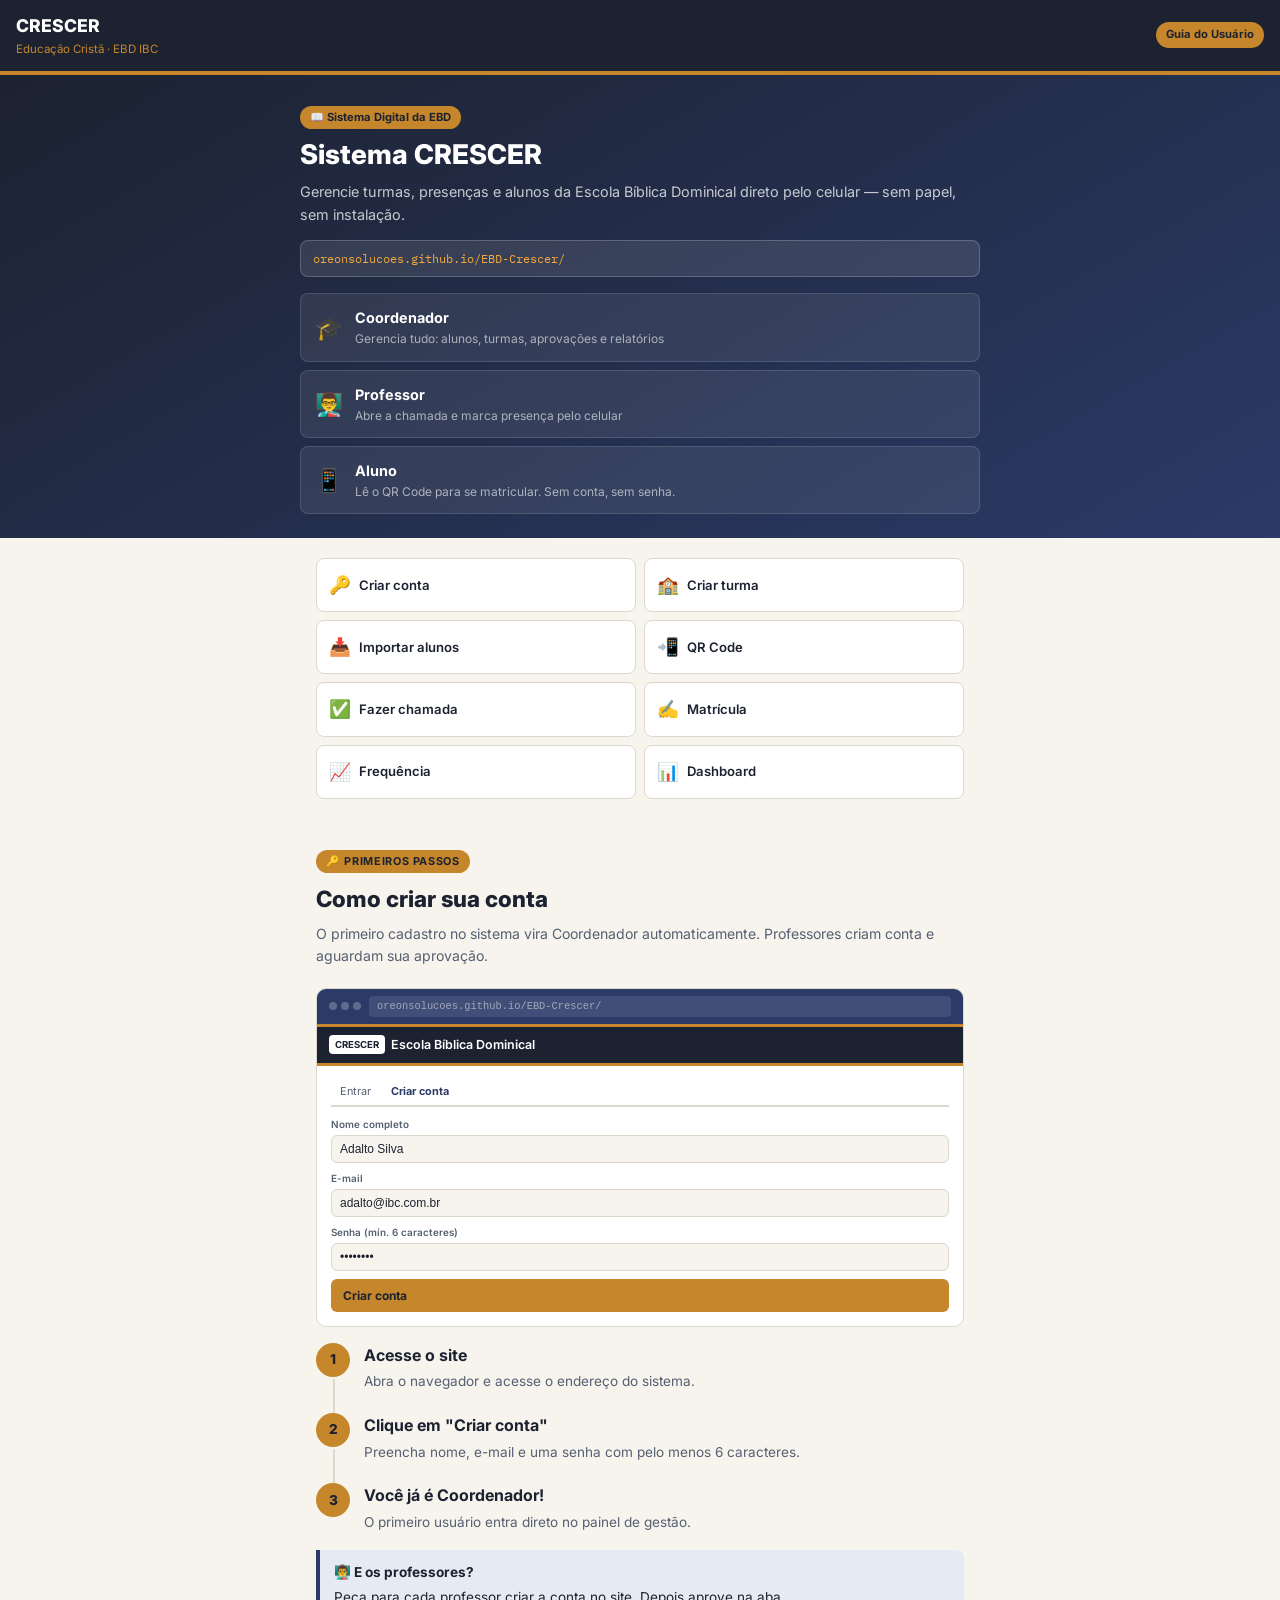
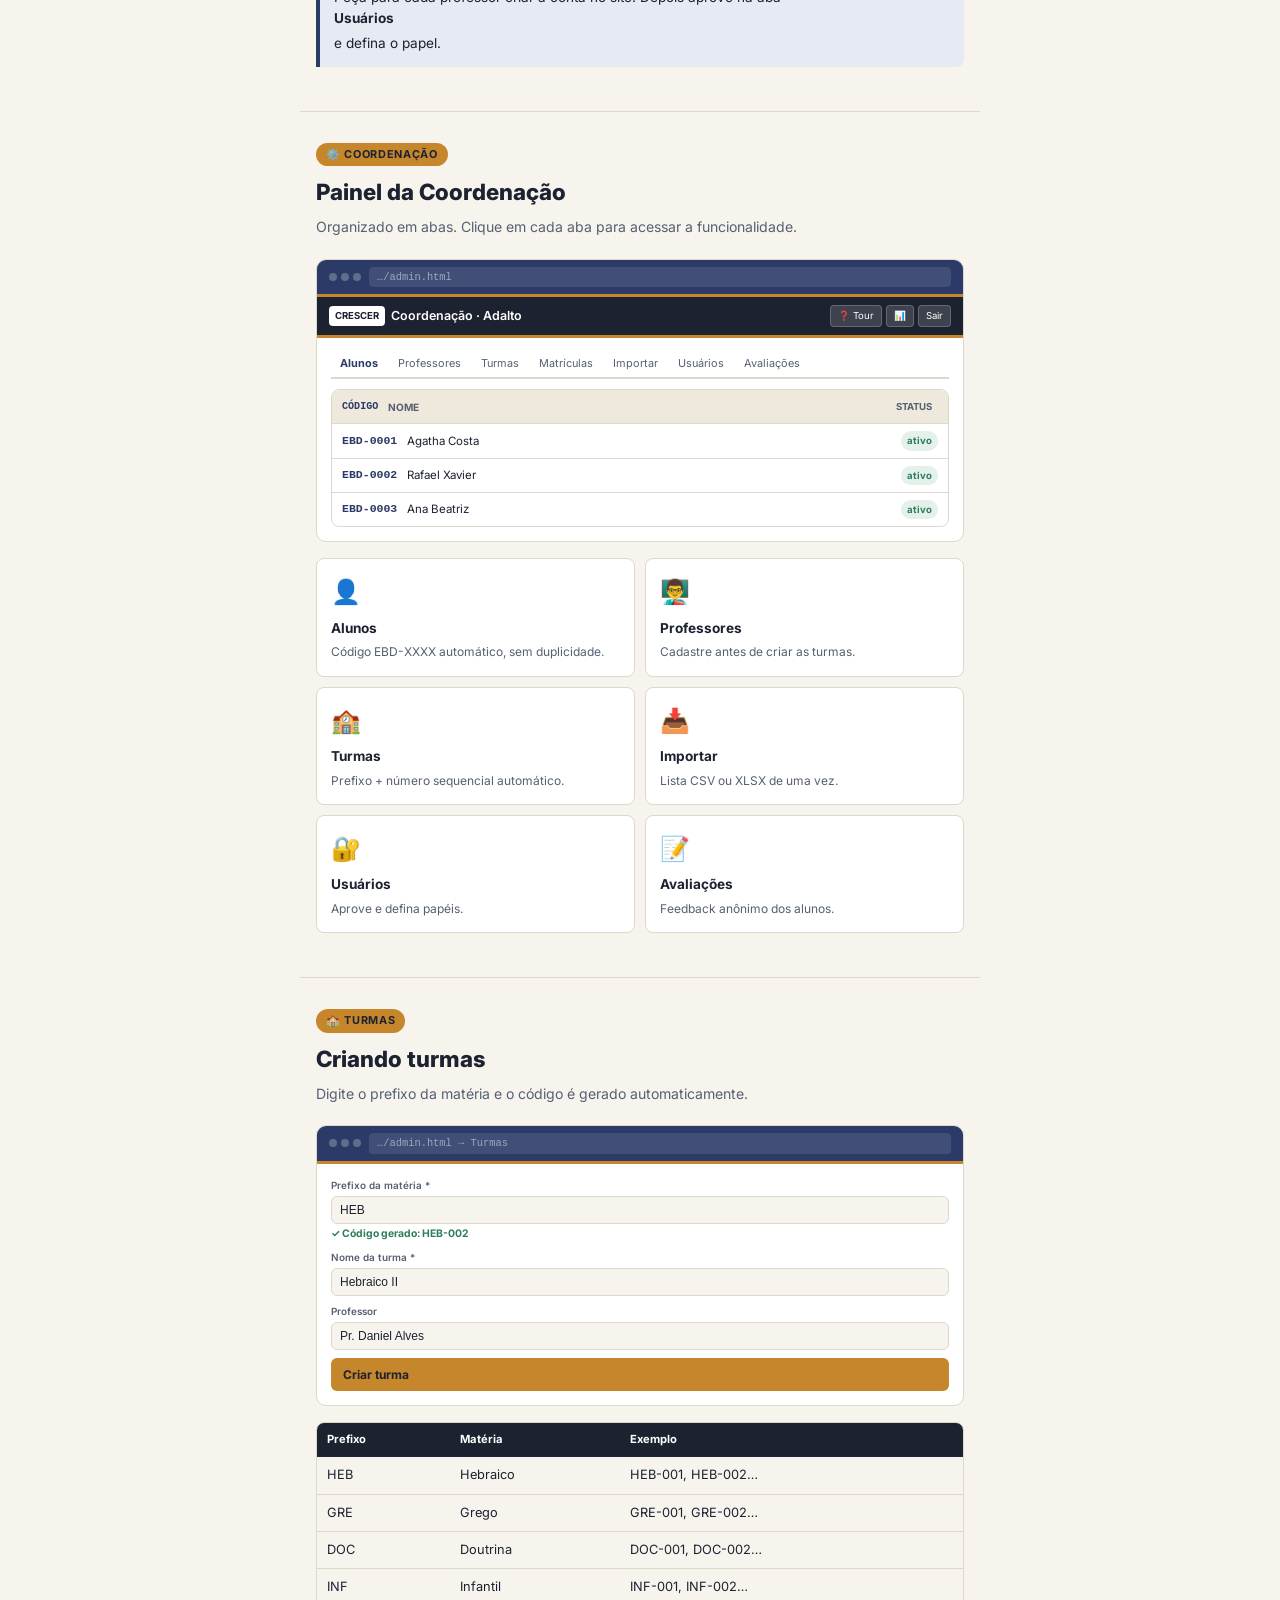
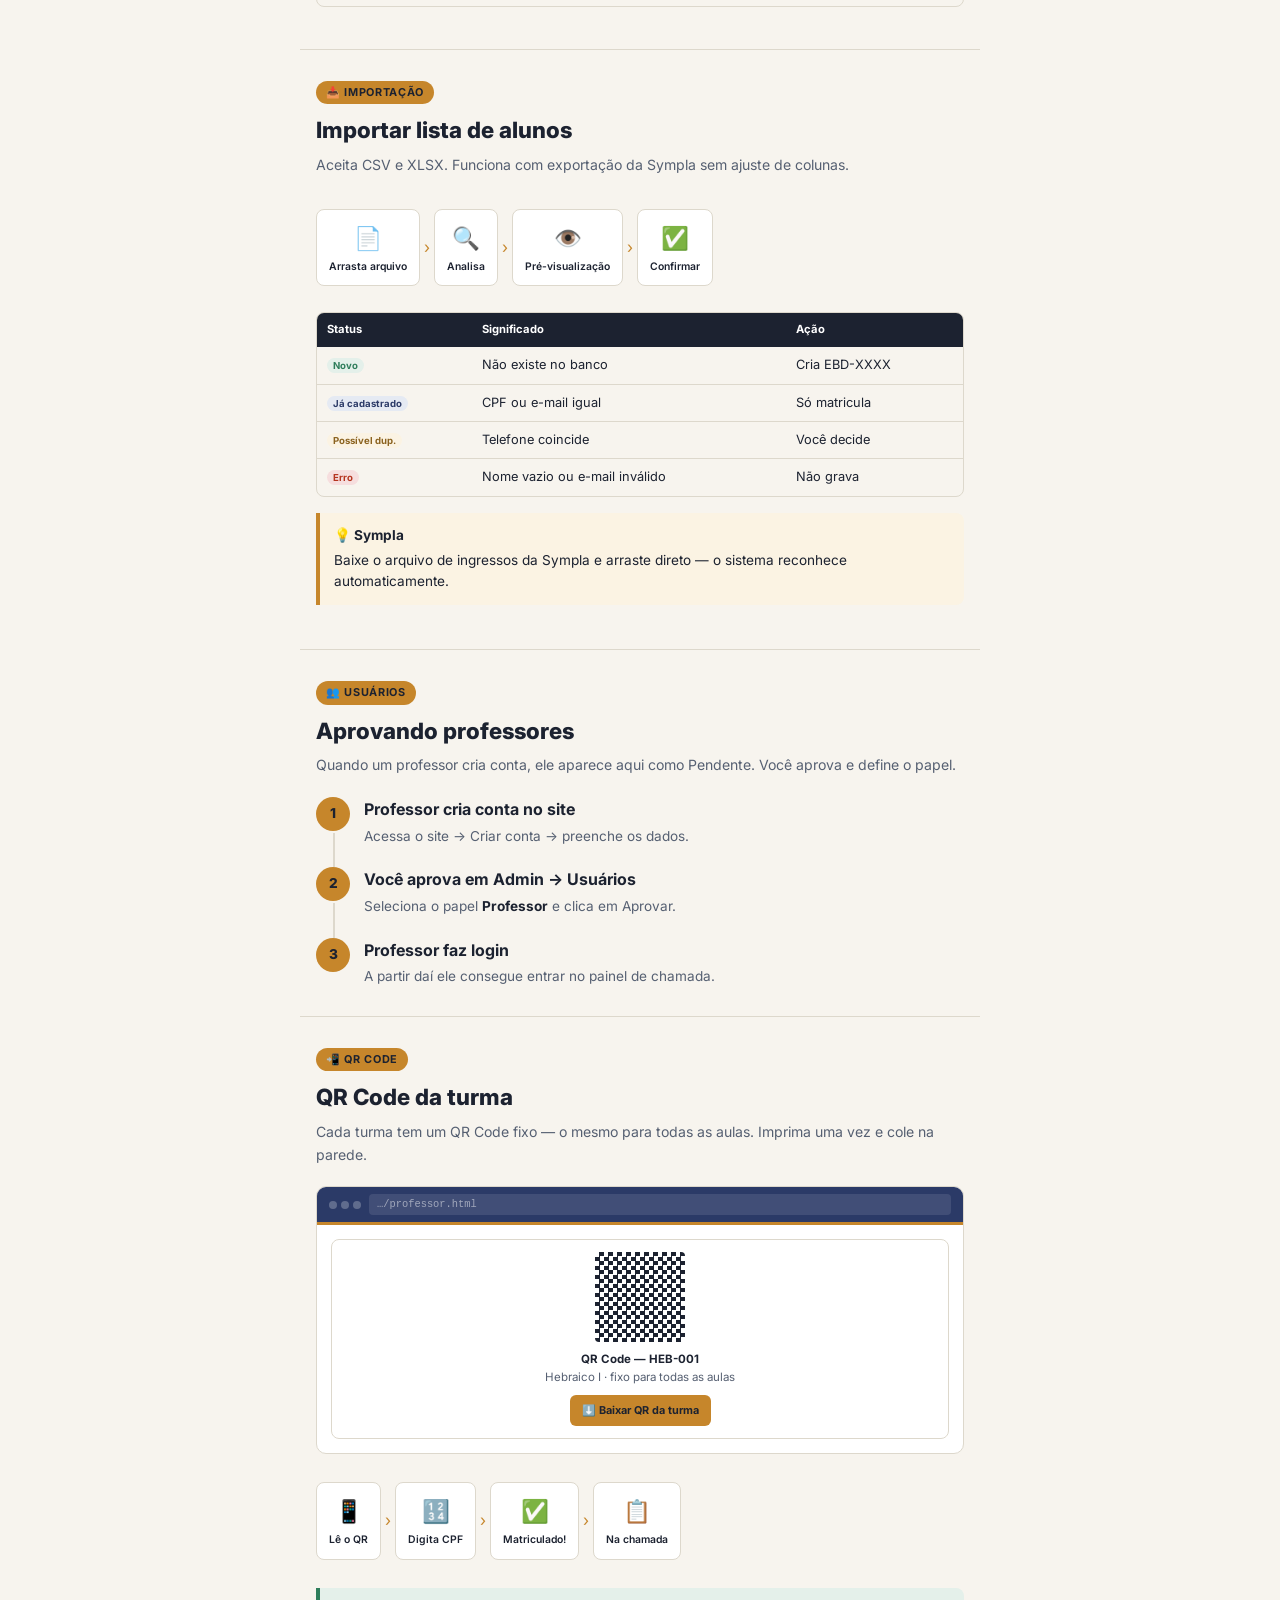
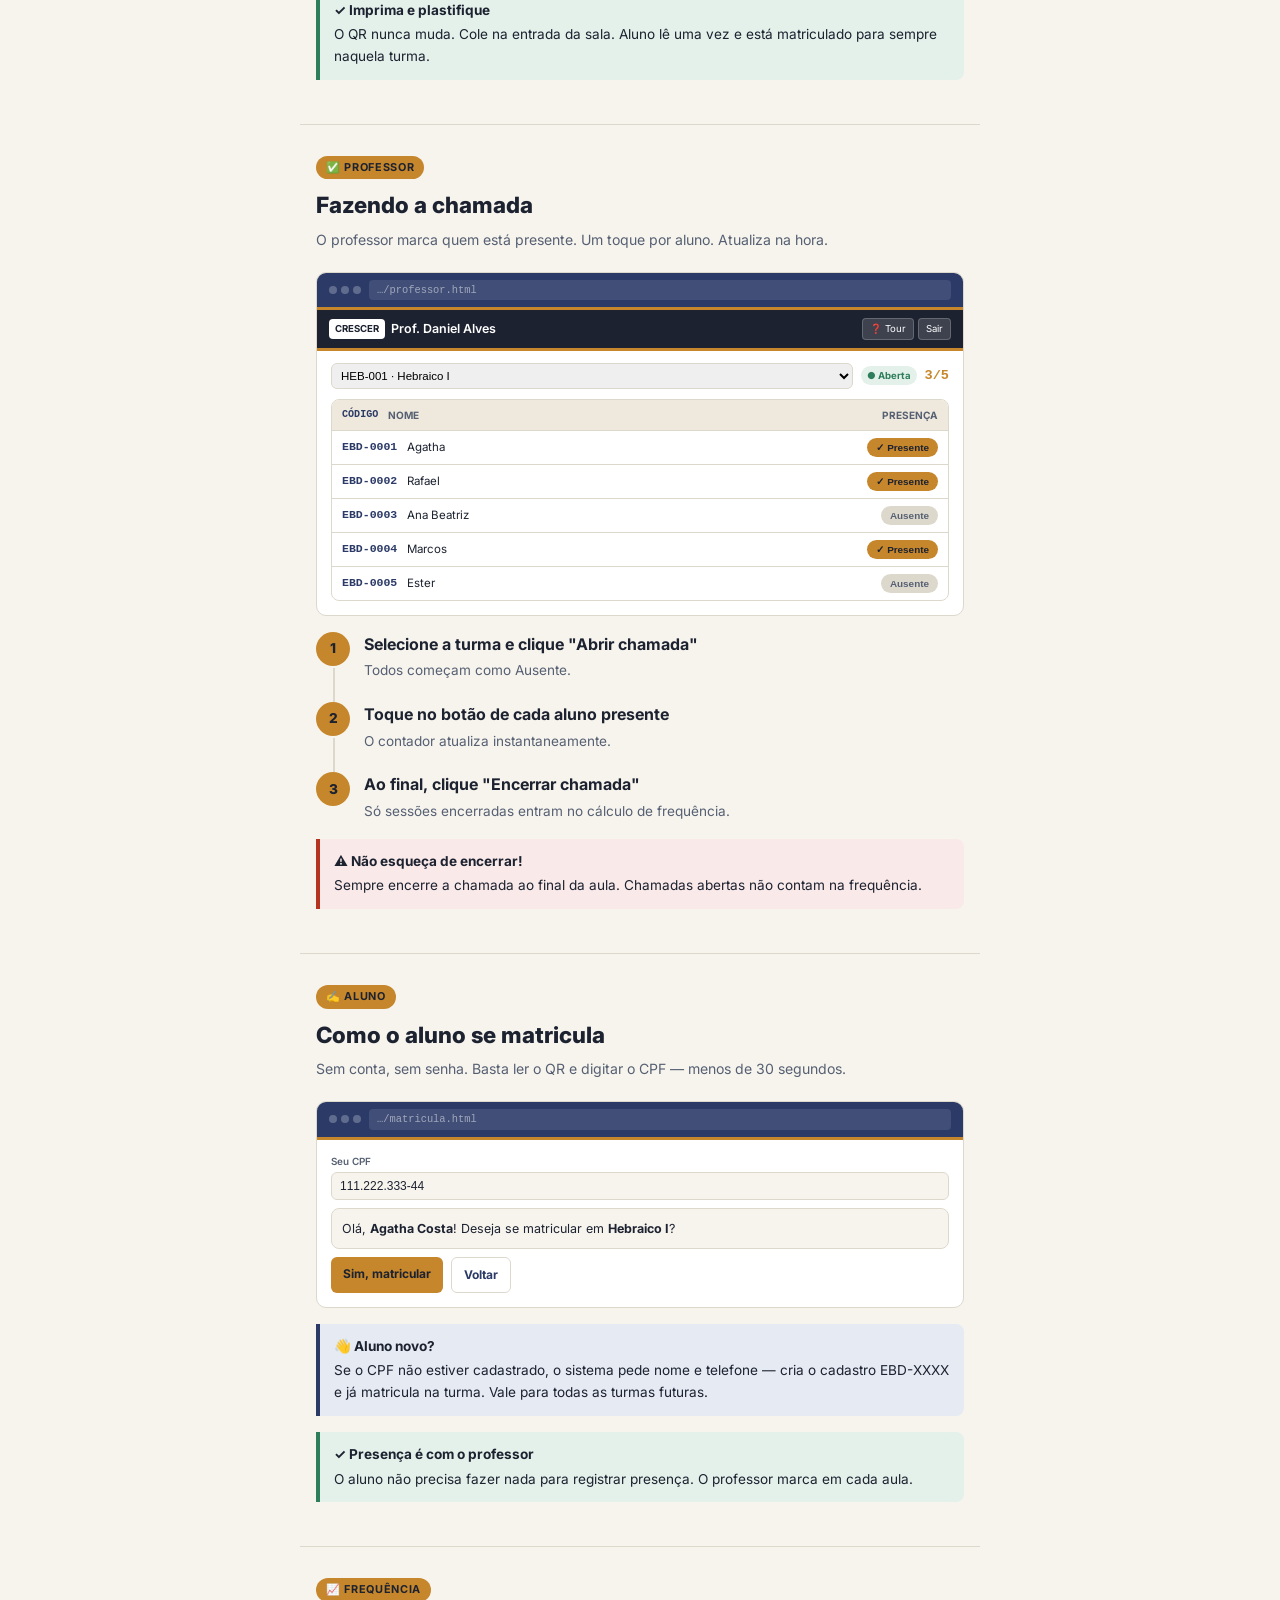
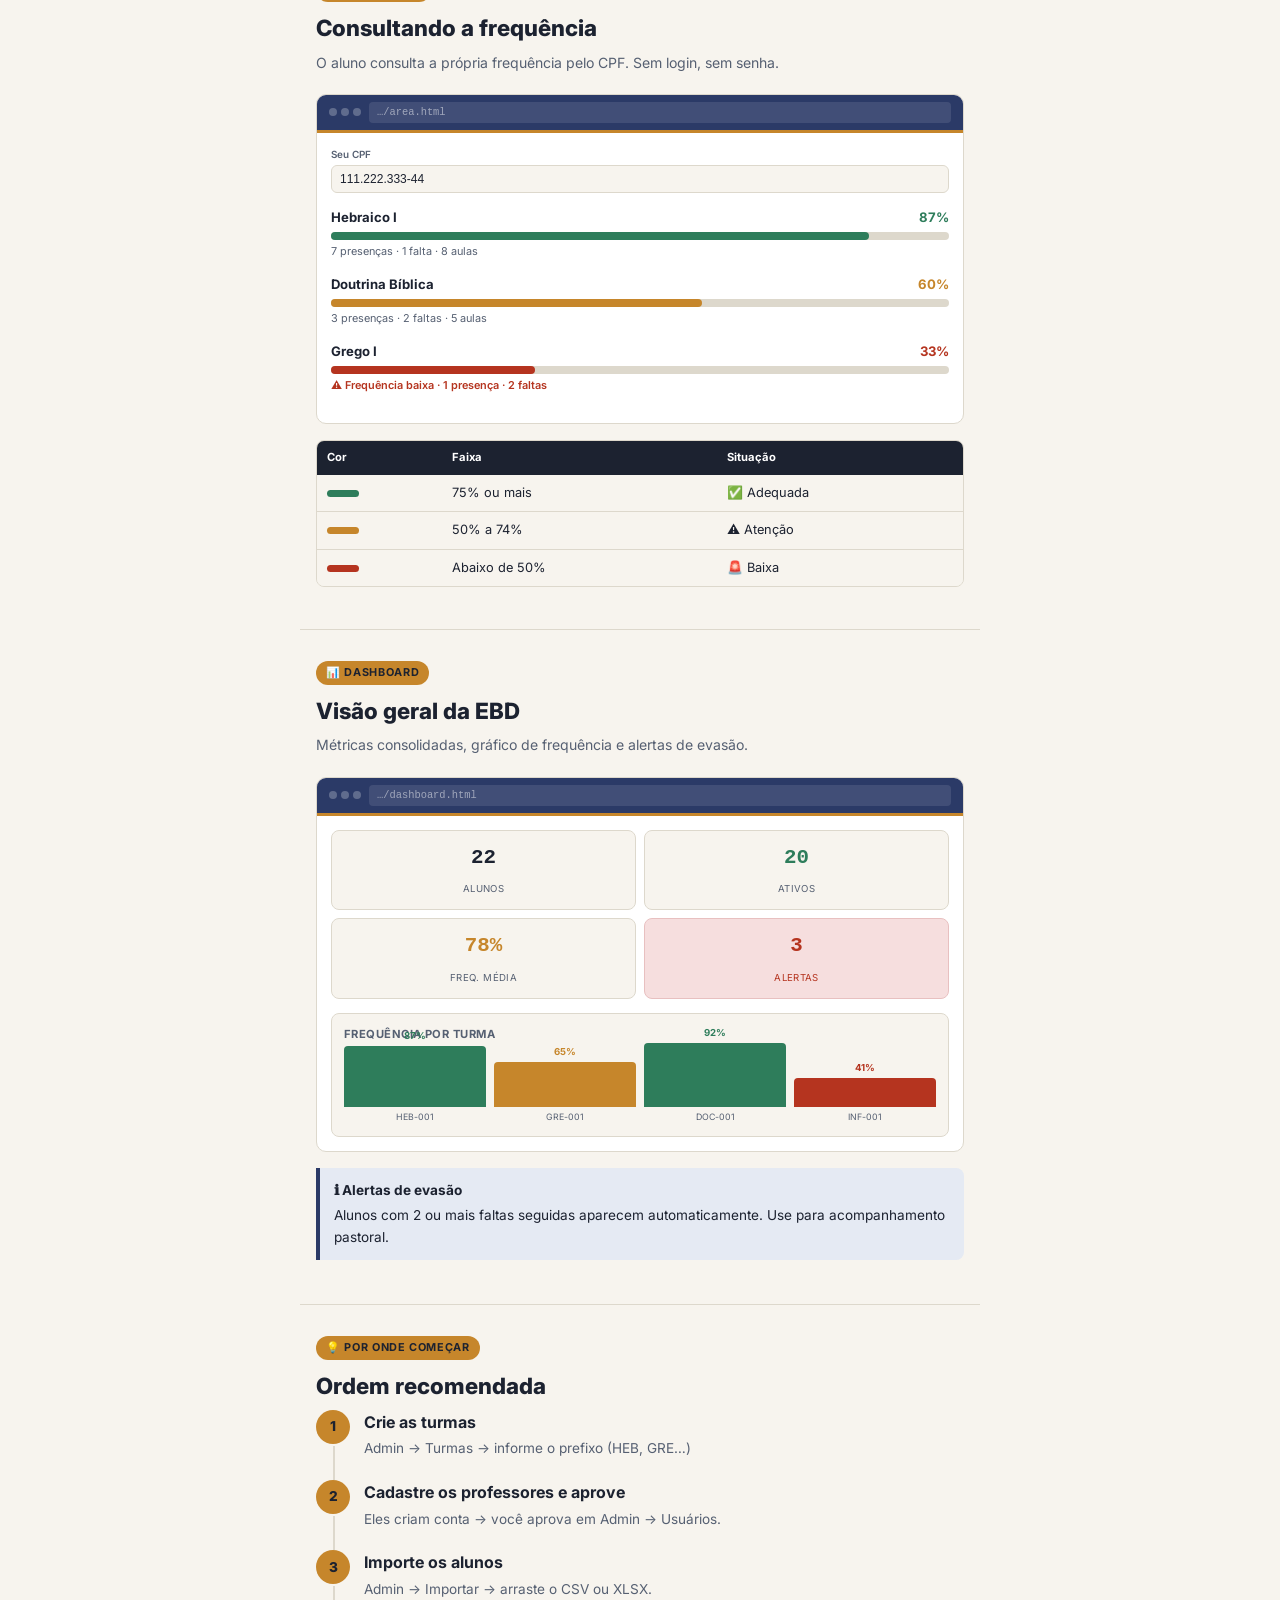
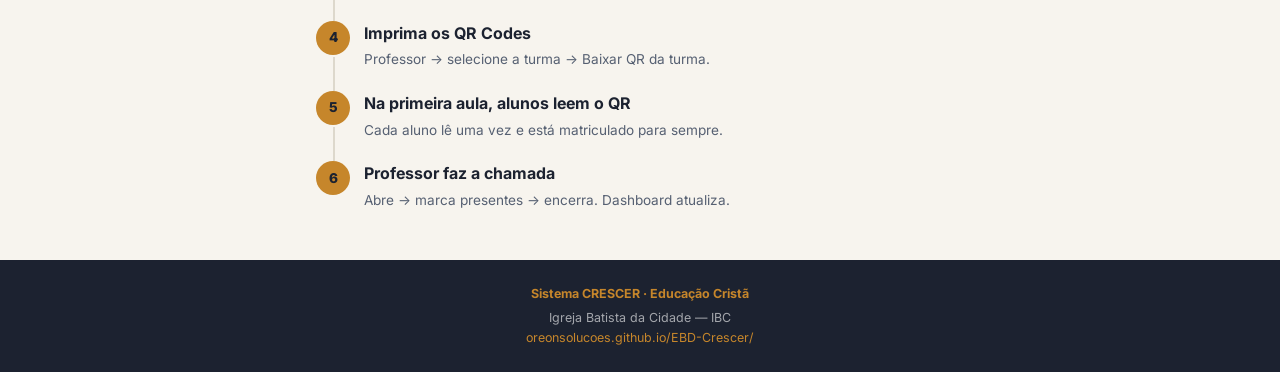
<file: public/guia-crescer.html>
<!DOCTYPE html>
<html lang="pt-BR">
<head>
<meta charset="UTF-8">
<meta name="viewport" content="width=device-width, initial-scale=1.0, maximum-scale=1.0">
<title>Guia do Sistema CRESCER · EBD IBC</title>
<link href="https://fonts.googleapis.com/css2?family=Inter:wght@400;500;600;700;800&family=IBM+Plex+Mono:wght@500;700&display=swap" rel="stylesheet">
<style>
/* ── RESET TOTAL ────────────────────────────────────────── */
*, *::before, *::after {
  box-sizing: border-box;
  margin: 0; padding: 0;
}
html, body {
  width: 100%;
  max-width: 100%;
  overflow-x: hidden;
  scroll-behavior: smooth;
}

:root {
  --azul:  #1C2230;
  --azul2: #2B3A67;
  --ambar: #C6862B;
  --ambr2: #F0A73A;
  --verde: #2E7D5B;
  --papel: #F7F4EE;
  --pap2:  #EDE9E0;
  --cinza: #566072;
  --linha: #DDD8CC;
  --erro:  #B5341F;
  --r: 10px;
}

body {
  font-family: 'Inter', sans-serif;
  background: var(--papel);
  color: var(--azul);
  line-height: 1.6;
}

/* ── HEADER ─────────────────────────────────────────────── */
.header {
  background: var(--azul);
  border-bottom: 4px solid var(--ambar);
  position: sticky; top: 0; z-index: 100;
  width: 100%;
}
.header-inner {
  padding: 12px 16px;
  display: flex; align-items: center;
  justify-content: space-between;
  gap: 8px;
}
.logo-nome { font-size: 1.1rem; font-weight: 800; color: #fff; }
.logo-sub  { font-size: .72rem; color: var(--ambar); }
.badge-guia {
  background: var(--ambar); color: var(--azul);
  font-size: .7rem; font-weight: 700;
  padding: 4px 10px; border-radius: 99px;
  white-space: nowrap; flex-shrink: 0;
}

/* ── WRAPPER ─────────────────────────────────────────────── */
.wrap {
  width: 100%;
  max-width: 680px;
  margin: 0 auto;
  padding: 0 16px;
}

/* ── HERO ────────────────────────────────────────────────── */
.hero {
  background: linear-gradient(150deg, var(--azul) 0%, var(--azul2) 100%);
  padding: 28px 16px 24px;
  width: 100%;
}
.hero-inner { max-width: 680px; margin: 0 auto; }
.hero-tag {
  display: inline-block;
  background: var(--ambar); color: var(--azul);
  font-size: .7rem; font-weight: 700;
  padding: 3px 10px; border-radius: 99px;
  margin-bottom: 10px;
}
.hero h1 {
  font-size: 1.7rem; font-weight: 800;
  color: #fff; margin-bottom: 8px;
  line-height: 1.2;
}
.hero p {
  font-size: .9rem; color: rgba(255,255,255,.75);
  margin-bottom: 14px; max-width: 100%;
}
.hero-url {
  background: rgba(255,255,255,.1);
  border: 1px solid rgba(255,255,255,.2);
  border-radius: 8px; padding: 8px 12px;
  font-family: 'IBM Plex Mono', monospace;
  font-size: .75rem; color: var(--ambr2);
  word-break: break-all; width: 100%;
  display: block; margin-bottom: 16px;
}
.perfis {
  display: flex; flex-direction: column; gap: 8px;
  width: 100%;
}
.perfil {
  background: rgba(255,255,255,.08);
  border: 1px solid rgba(255,255,255,.12);
  border-radius: 8px; padding: 12px 14px;
  display: flex; align-items: center; gap: 12px;
}
.perfil .ico { font-size: 1.4rem; flex-shrink: 0; }
.perfil-nome { font-weight: 700; font-size: .9rem; color: #fff; }
.perfil-desc { font-size: .75rem; color: rgba(255,255,255,.6); }

/* ── ÍNDICE ──────────────────────────────────────────────── */
.indice {
  padding: 20px 16px;
  max-width: 680px; margin: 0 auto;
}
.indice-grid {
  display: grid;
  grid-template-columns: 1fr 1fr;
  gap: 8px;
}
.indice-item {
  background: #fff; border: 1px solid var(--linha);
  border-radius: 8px; padding: 12px;
  display: flex; align-items: center; gap: 8px;
  font-size: .82rem; font-weight: 600;
  color: var(--azul); text-decoration: none;
}
.indice-item:active { background: var(--pap2); }
.indice-item .ii { font-size: 1.1rem; flex-shrink: 0; }

/* ── SEÇÕES ──────────────────────────────────────────────── */
.section {
  padding: 28px 16px;
  max-width: 680px; margin: 0 auto;
  scroll-margin-top: 70px;
}
.section + .section {
  border-top: 1px solid var(--linha);
}
.sec-badge {
  display: inline-flex; align-items: center; gap: 6px;
  background: var(--ambar); color: var(--azul);
  font-size: .68rem; font-weight: 700;
  text-transform: uppercase; letter-spacing: .06em;
  padding: 3px 10px; border-radius: 99px;
  margin-bottom: 8px;
}
.sec-h2 {
  font-size: 1.4rem; font-weight: 800;
  color: var(--azul); margin-bottom: 6px;
}
.sec-desc {
  font-size: .88rem; color: var(--cinza);
  margin-bottom: 20px;
}

/* ── PASSOS ──────────────────────────────────────────────── */
.passos { display: flex; flex-direction: column; gap: 0; }
.passo  { display: flex; gap: 14px; padding-bottom: 20px; position: relative; }
.passo:last-child { padding-bottom: 0; }
.passo::before {
  content: ""; position: absolute;
  left: 17px; top: 36px; bottom: 0; width: 2px;
  background: var(--linha);
}
.passo:last-child::before { display: none; }
.passo-n {
  flex-shrink: 0; width: 34px; height: 34px;
  background: var(--ambar); color: var(--azul);
  border-radius: 50%; display: grid; place-items: center;
  font-weight: 800; font-size: .85rem; z-index: 1;
}
.passo-body h4  { font-weight: 700; margin-bottom: 3px; }
.passo-body p   { font-size: .85rem; color: var(--cinza); }
.passo-body strong { color: var(--azul); }

/* ── CALLOUT ─────────────────────────────────────────────── */
.callout {
  border-left: 4px solid var(--ambar);
  background: #FBF3E3; border-radius: 0 8px 8px 0;
  padding: 12px 14px; margin: 16px 0;
  font-size: .85rem;
}
.callout.verde { border-color: var(--verde); background: #E4F0EA; }
.callout.azul  { border-color: var(--azul2); background: #E5EAF3; }
.callout.erro  { border-color: var(--erro); background: #f9e9e9; }
.callout strong { display: block; margin-bottom: 3px; }

/* ── MOCK TELA ───────────────────────────────────────────── */
.mock {
  background: #fff; border: 1px solid var(--linha);
  border-radius: var(--r); overflow: hidden;
  margin: 16px 0; width: 100%;
}
.mock-bar {
  background: var(--azul2); padding: 7px 12px;
  display: flex; align-items: center; gap: 8px;
  border-bottom: 3px solid var(--ambar);
}
.mock-dots { display: flex; gap: 4px; }
.mock-dot  { width: 8px; height: 8px; border-radius: 50%; background: rgba(255,255,255,.25); }
.mock-url  {
  background: rgba(255,255,255,.1); border-radius: 4px;
  padding: 2px 8px; font-size: .65rem; color: rgba(255,255,255,.5);
  font-family: monospace; flex: 1; overflow: hidden;
  white-space: nowrap; text-overflow: ellipsis;
}
.mock-body { padding: 14px; overflow-x: auto; }

/* Cabeçalho simulado */
.sh {
  background: var(--azul); border-bottom: 3px solid var(--ambar);
  padding: 8px 12px; display: flex; align-items: center; gap: 8px;
  margin: -14px -14px 12px; flex-wrap: wrap; gap: 6px;
}
.sh-logo {
  background: #fff; border-radius: 4px;
  padding: 2px 6px; font-size: .6rem; font-weight: 700; color: var(--azul);
  flex-shrink: 0;
}
.sh-title { color: #fff; font-size: .78rem; font-weight: 600; flex: 1; }
.sh-btns  { display: flex; gap: 4px; }
.sh-btn   {
  background: rgba(255,255,255,.15); border: 1px solid rgba(255,255,255,.2);
  border-radius: 4px; padding: 2px 7px; font-size: .6rem; color: #fff;
  white-space: nowrap;
}

/* Abas simuladas */
.s-abas {
  display: flex; gap: 2px; overflow-x: auto;
  border-bottom: 2px solid var(--linha); margin-bottom: 10px;
  -webkit-overflow-scrolling: touch;
}
.s-aba {
  padding: 5px 9px; font-size: .68rem; color: var(--cinza);
  white-space: nowrap; flex-shrink: 0;
}
.s-aba.on {
  color: var(--azul2); font-weight: 700;
  border-bottom: 2px solid var(--ambar); margin-bottom: -2px;
}

/* Form simulado */
.s-form { display: flex; flex-direction: column; gap: 8px; }
.s-lbl  { font-size: .62rem; color: var(--cinza); font-weight: 600; margin-bottom: 2px; display: block; }
.s-inp  {
  width: 100%; padding: 6px 8px;
  border: 1px solid var(--linha); border-radius: 6px;
  font-size: .75rem; color: var(--azul); background: var(--papel);
}
.s-btn  {
  display: inline-block; background: var(--ambar); color: var(--azul);
  border-radius: 6px; padding: 7px 12px; font-size: .75rem; font-weight: 700;
}
.s-btn.sec {
  background: #fff; border: 1px solid var(--linha); color: var(--azul2);
}

/* Lista simulada */
.s-lista { border: 1px solid var(--linha); border-radius: 8px; overflow: hidden; }
.s-row   {
  display: flex; align-items: center; gap: 10px;
  padding: 7px 10px; border-bottom: 1px solid var(--linha);
  font-size: .72rem;
}
.s-row:last-child { border-bottom: none; }
.s-row.hd { background: #EEE9DC; font-weight: 700; font-size: .63rem; color: var(--cinza); text-transform: uppercase; }
.s-cod { font-family: monospace; font-weight: 700; color: var(--azul2); flex-shrink: 0; }
.s-nome { flex: 1; min-width: 0; overflow: hidden; text-overflow: ellipsis; white-space: nowrap; }
.s-tag  { font-size: .6rem; font-weight: 700; padding: 2px 6px; border-radius: 99px; flex-shrink: 0; }
.s-tag.ok   { background: #E4F0EA; color: var(--verde); }
.s-tag.am   { background: #FBF3E3; color: #8B6320; }
.s-tag.az   { background: #E5EAF3; color: var(--azul2); }
.s-tag.err  { background: #f6dede; color: var(--erro); }

/* Toggle presença */
.tog {
  padding: 4px 9px; border-radius: 99px; font-size: .62rem; font-weight: 700;
  border: none; flex-shrink: 0;
}
.tog.p { background: var(--ambar); color: var(--azul); }
.tog.a { background: var(--linha); color: var(--cinza); }

/* QR simulado */
.s-qr {
  background: #fff; border: 1px solid var(--linha); border-radius: 8px;
  padding: 12px; display: flex; flex-direction: column; align-items: center; gap: 8px;
}
.qr-box {
  width: 90px; height: 90px;
  background: repeating-conic-gradient(var(--azul) 0% 25%, #fff 0% 50%) 0 0 / 9px 9px;
  border-radius: 4px;
}

/* ── CARDS DE FUNCIONALIDADE ─────────────────────────────── */
.cards {
  display: grid; grid-template-columns: 1fr 1fr;
  gap: 10px; margin: 16px 0;
}
.card {
  background: #fff; border: 1px solid var(--linha);
  border-radius: 8px; padding: 14px;
}
.card .ci { font-size: 1.5rem; margin-bottom: 6px; }
.card h4  { font-size: .85rem; font-weight: 700; margin-bottom: 3px; }
.card p   { font-size: .75rem; color: var(--cinza); }

/* ── FLUXO ───────────────────────────────────────────────── */
.fluxo {
  display: flex; align-items: center;
  overflow-x: auto; gap: 4px;
  padding: 12px 0; margin: 12px 0;
  -webkit-overflow-scrolling: touch;
}
.fluxo-item {
  flex-shrink: 0; background: #fff;
  border: 1px solid var(--linha); border-radius: 8px;
  padding: 10px 12px; text-align: center;
}
.fluxo-item .fi { font-size: 1.4rem; }
.fluxo-item .ft { font-size: .65rem; font-weight: 600; margin-top: 3px; }
.fluxo-seta { color: var(--ambar); font-size: 1rem; flex-shrink: 0; }

/* ── TABELA ──────────────────────────────────────────────── */
.tabela { overflow-x: auto; margin: 14px 0; border-radius: 8px; border: 1px solid var(--linha); }
table   { width: 100%; border-collapse: collapse; font-size: .8rem; min-width: 300px; }
th { background: var(--azul); color: #fff; padding: 8px 10px; text-align: left; font-size: .7rem; }
td { padding: 8px 10px; border-bottom: 1px solid var(--linha); }
tr:last-child td { border-bottom: none; }
tr:nth-child(even) td { background: var(--papel); }

/* ── BARRAS DE FREQUÊNCIA ───────────────────────────────── */
.freq-item { margin-bottom: 14px; }
.freq-top  { display: flex; justify-content: space-between; font-size: .82rem; margin-bottom: 4px; }
.freq-bar  { height: 8px; background: var(--linha); border-radius: 99px; }
.freq-fill { height: 100%; border-radius: 99px; }
.freq-fill.v { background: var(--verde); }
.freq-fill.m { background: var(--ambar); }
.freq-fill.e { background: var(--erro); }
.freq-sub  { font-size: .68rem; color: var(--cinza); margin-top: 3px; }

/* ── MÉTRICAS DASHBOARD ─────────────────────────────────── */
.metricas {
  display: grid; grid-template-columns: 1fr 1fr;
  gap: 8px; margin-bottom: 14px;
}
.metrica {
  background: var(--papel); border: 1px solid var(--linha);
  border-radius: 8px; padding: 10px; text-align: center;
}
.metrica .mn { font-size: 1.3rem; font-weight: 800; font-family: monospace; display: block; }
.metrica .ml { font-size: .6rem; color: var(--cinza); text-transform: uppercase; letter-spacing: .04em; }

/* ── GRÁFICO DE BARRAS ───────────────────────────────────── */
.grafico {
  background: var(--papel); border: 1px solid var(--linha);
  border-radius: 8px; padding: 12px;
}
.grafico-titulo { font-size: .7rem; font-weight: 700; color: var(--cinza); margin-bottom: 10px; text-transform: uppercase; letter-spacing: .04em; }
.barras { display: flex; align-items: flex-end; gap: 8px; height: 70px; }
.barra-col { flex: 1; display: flex; flex-direction: column; align-items: center; gap: 3px; }
.barra-val { font-size: .6rem; font-weight: 700; }
.barra-fill { width: 100%; border-radius: 4px 4px 0 0; }
.barra-lbl { font-size: .55rem; color: var(--cinza); text-align: center; }

/* ── RODAPÉ ──────────────────────────────────────────────── */
footer {
  background: var(--azul); color: rgba(255,255,255,.6);
  text-align: center; padding: 24px 16px;
  font-size: .78rem; margin-top: 20px;
}
footer strong { color: var(--ambar); display: block; margin-bottom: 4px; }
</style>
</head>
<body>

<!-- HEADER -->
<header class="header">
  <div class="header-inner">
    <div>
      <div class="logo-nome">CRESCER</div>
      <div class="logo-sub">Educação Cristã · EBD IBC</div>
    </div>
    <div class="badge-guia">Guia do Usuário</div>
  </div>
</header>

<!-- HERO -->
<div class="hero">
  <div class="hero-inner">
    <div class="hero-tag">📖 Sistema Digital da EBD</div>
    <h1>Sistema CRESCER</h1>
    <p>Gerencie turmas, presenças e alunos da Escola Bíblica Dominical direto pelo celular — sem papel, sem instalação.</p>
    <div class="hero-url">oreonsolucoes.github.io/EBD-Crescer/</div>
    <div class="perfis">
      <div class="perfil">
        <div class="ico">🎓</div>
        <div><div class="perfil-nome">Coordenador</div><div class="perfil-desc">Gerencia tudo: alunos, turmas, aprovações e relatórios</div></div>
      </div>
      <div class="perfil">
        <div class="ico">👨‍🏫</div>
        <div><div class="perfil-nome">Professor</div><div class="perfil-desc">Abre a chamada e marca presença pelo celular</div></div>
      </div>
      <div class="perfil">
        <div class="ico">📱</div>
        <div><div class="perfil-nome">Aluno</div><div class="perfil-desc">Lê o QR Code para se matricular. Sem conta, sem senha.</div></div>
      </div>
    </div>
  </div>
</div>

<!-- ÍNDICE -->
<div class="indice">
  <div class="indice-grid">
    <a class="indice-item" href="#criar-conta"><span class="ii">🔑</span> Criar conta</a>
    <a class="indice-item" href="#turmas"><span class="ii">🏫</span> Criar turma</a>
    <a class="indice-item" href="#importar"><span class="ii">📥</span> Importar alunos</a>
    <a class="indice-item" href="#qrcode"><span class="ii">📲</span> QR Code</a>
    <a class="indice-item" href="#chamada"><span class="ii">✅</span> Fazer chamada</a>
    <a class="indice-item" href="#matricula"><span class="ii">✍️</span> Matrícula</a>
    <a class="indice-item" href="#frequencia"><span class="ii">📈</span> Frequência</a>
    <a class="indice-item" href="#dashboard"><span class="ii">📊</span> Dashboard</a>
  </div>
</div>

<!-- ── CRIAR CONTA ──────────────────────────────────────── -->
<section class="section" id="criar-conta">
  <div class="sec-badge">🔑 Primeiros Passos</div>
  <h2 class="sec-h2">Como criar sua conta</h2>
  <p class="sec-desc">O primeiro cadastro no sistema vira Coordenador automaticamente. Professores criam conta e aguardam sua aprovação.</p>

  <div class="mock">
    <div class="mock-bar">
      <div class="mock-dots"><div class="mock-dot"></div><div class="mock-dot"></div><div class="mock-dot"></div></div>
      <div class="mock-url">oreonsolucoes.github.io/EBD-Crescer/</div>
    </div>
    <div class="mock-body">
      <div class="sh"><div class="sh-logo">CRESCER</div><div class="sh-title">Escola Bíblica Dominical</div></div>
      <div class="s-abas"><div class="s-aba">Entrar</div><div class="s-aba on">Criar conta</div></div>
      <div class="s-form">
        <div><label class="s-lbl">Nome completo</label><input class="s-inp" value="Adalto Silva" readonly></div>
        <div><label class="s-lbl">E-mail</label><input class="s-inp" value="adalto@ibc.com.br" readonly></div>
        <div><label class="s-lbl">Senha (mín. 6 caracteres)</label><input class="s-inp" type="password" value="••••••••" readonly></div>
        <div class="s-btn">Criar conta</div>
      </div>
    </div>
  </div>

  <div class="passos">
    <div class="passo"><div class="passo-n">1</div><div class="passo-body"><h4>Acesse o site</h4><p>Abra o navegador e acesse o endereço do sistema.</p></div></div>
    <div class="passo"><div class="passo-n">2</div><div class="passo-body"><h4>Clique em "Criar conta"</h4><p>Preencha nome, e-mail e uma senha com pelo menos 6 caracteres.</p></div></div>
    <div class="passo"><div class="passo-n">3</div><div class="passo-body"><h4>Você já é Coordenador!</h4><p>O primeiro usuário entra direto no painel de gestão.</p></div></div>
  </div>

  <div class="callout azul">
    <strong>👨‍🏫 E os professores?</strong>
    Peça para cada professor criar a conta no site. Depois aprove na aba <strong>Usuários</strong> e defina o papel.
  </div>
</section>

<!-- ── PAINEL ADMIN ─────────────────────────────────────── -->
<section class="section" id="painel">
  <div class="sec-badge">⚙️ Coordenação</div>
  <h2 class="sec-h2">Painel da Coordenação</h2>
  <p class="sec-desc">Organizado em abas. Clique em cada aba para acessar a funcionalidade.</p>

  <div class="mock">
    <div class="mock-bar">
      <div class="mock-dots"><div class="mock-dot"></div><div class="mock-dot"></div><div class="mock-dot"></div></div>
      <div class="mock-url">…/admin.html</div>
    </div>
    <div class="mock-body">
      <div class="sh">
        <div class="sh-logo">CRESCER</div>
        <div class="sh-title">Coordenação · Adalto</div>
        <div class="sh-btns"><div class="sh-btn">❓ Tour</div><div class="sh-btn">📊</div><div class="sh-btn">Sair</div></div>
      </div>
      <div class="s-abas">
        <div class="s-aba on">Alunos</div><div class="s-aba">Professores</div>
        <div class="s-aba">Turmas</div><div class="s-aba">Matrículas</div>
        <div class="s-aba">Importar</div><div class="s-aba">Usuários</div><div class="s-aba">Avaliações</div>
      </div>
      <div class="s-lista">
        <div class="s-row hd"><span class="s-cod">Código</span><span class="s-nome">Nome</span><span class="s-tag">Status</span></div>
        <div class="s-row"><span class="s-cod">EBD-0001</span><span class="s-nome">Agatha Costa</span><span class="s-tag ok">ativo</span></div>
        <div class="s-row"><span class="s-cod">EBD-0002</span><span class="s-nome">Rafael Xavier</span><span class="s-tag ok">ativo</span></div>
        <div class="s-row"><span class="s-cod">EBD-0003</span><span class="s-nome">Ana Beatriz</span><span class="s-tag ok">ativo</span></div>
      </div>
    </div>
  </div>

  <div class="cards">
    <div class="card"><div class="ci">👤</div><h4>Alunos</h4><p>Código EBD-XXXX automático, sem duplicidade.</p></div>
    <div class="card"><div class="ci">👨‍🏫</div><h4>Professores</h4><p>Cadastre antes de criar as turmas.</p></div>
    <div class="card"><div class="ci">🏫</div><h4>Turmas</h4><p>Prefixo + número sequencial automático.</p></div>
    <div class="card"><div class="ci">📥</div><h4>Importar</h4><p>Lista CSV ou XLSX de uma vez.</p></div>
    <div class="card"><div class="ci">🔐</div><h4>Usuários</h4><p>Aprove e defina papéis.</p></div>
    <div class="card"><div class="ci">📝</div><h4>Avaliações</h4><p>Feedback anônimo dos alunos.</p></div>
  </div>
</section>

<!-- ── TURMAS ───────────────────────────────────────────── -->
<section class="section" id="turmas">
  <div class="sec-badge">🏫 Turmas</div>
  <h2 class="sec-h2">Criando turmas</h2>
  <p class="sec-desc">Digite o prefixo da matéria e o código é gerado automaticamente.</p>

  <div class="mock">
    <div class="mock-bar"><div class="mock-dots"><div class="mock-dot"></div><div class="mock-dot"></div><div class="mock-dot"></div></div><div class="mock-url">…/admin.html → Turmas</div></div>
    <div class="mock-body">
      <div class="s-form">
        <div>
          <label class="s-lbl">Prefixo da matéria *</label>
          <input class="s-inp" value="HEB" readonly>
          <div style="font-size:.65rem;color:var(--verde);margin-top:2px;font-weight:700">✓ Código gerado: HEB-002</div>
        </div>
        <div><label class="s-lbl">Nome da turma *</label><input class="s-inp" value="Hebraico II" readonly></div>
        <div><label class="s-lbl">Professor</label><input class="s-inp" value="Pr. Daniel Alves" readonly></div>
        <div class="s-btn">Criar turma</div>
      </div>
    </div>
  </div>

  <div class="tabela">
    <table>
      <tr><th>Prefixo</th><th>Matéria</th><th>Exemplo</th></tr>
      <tr><td>HEB</td><td>Hebraico</td><td>HEB-001, HEB-002…</td></tr>
      <tr><td>GRE</td><td>Grego</td><td>GRE-001, GRE-002…</td></tr>
      <tr><td>DOC</td><td>Doutrina</td><td>DOC-001, DOC-002…</td></tr>
      <tr><td>INF</td><td>Infantil</td><td>INF-001, INF-002…</td></tr>
    </table>
  </div>
</section>

<!-- ── IMPORTAR ─────────────────────────────────────────── -->
<section class="section" id="importar">
  <div class="sec-badge">📥 Importação</div>
  <h2 class="sec-h2">Importar lista de alunos</h2>
  <p class="sec-desc">Aceita CSV e XLSX. Funciona com exportação da Sympla sem ajuste de colunas.</p>

  <div class="fluxo">
    <div class="fluxo-item"><div class="fi">📄</div><div class="ft">Arrasta arquivo</div></div>
    <div class="fluxo-seta">›</div>
    <div class="fluxo-item"><div class="fi">🔍</div><div class="ft">Analisa</div></div>
    <div class="fluxo-seta">›</div>
    <div class="fluxo-item"><div class="fi">👁️</div><div class="ft">Pré-visualização</div></div>
    <div class="fluxo-seta">›</div>
    <div class="fluxo-item"><div class="fi">✅</div><div class="ft">Confirmar</div></div>
  </div>

  <div class="tabela">
    <table>
      <tr><th>Status</th><th>Significado</th><th>Ação</th></tr>
      <tr><td><span class="s-tag ok">Novo</span></td><td>Não existe no banco</td><td>Cria EBD-XXXX</td></tr>
      <tr><td><span class="s-tag az">Já cadastrado</span></td><td>CPF ou e-mail igual</td><td>Só matricula</td></tr>
      <tr><td><span class="s-tag am">Possível dup.</span></td><td>Telefone coincide</td><td>Você decide</td></tr>
      <tr><td><span class="s-tag err">Erro</span></td><td>Nome vazio ou e-mail inválido</td><td>Não grava</td></tr>
    </table>
  </div>

  <div class="callout">
    <strong>💡 Sympla</strong>
    Baixe o arquivo de ingressos da Sympla e arraste direto — o sistema reconhece automaticamente.
  </div>
</section>

<!-- ── USUÁRIOS ─────────────────────────────────────────── -->
<section class="section" id="usuarios">
  <div class="sec-badge">👥 Usuários</div>
  <h2 class="sec-h2">Aprovando professores</h2>
  <p class="sec-desc">Quando um professor cria conta, ele aparece aqui como Pendente. Você aprova e define o papel.</p>

  <div class="passos">
    <div class="passo"><div class="passo-n">1</div><div class="passo-body"><h4>Professor cria conta no site</h4><p>Acessa o site → Criar conta → preenche os dados.</p></div></div>
    <div class="passo"><div class="passo-n">2</div><div class="passo-body"><h4>Você aprova em Admin → Usuários</h4><p>Seleciona o papel <strong>Professor</strong> e clica em Aprovar.</p></div></div>
    <div class="passo"><div class="passo-n">3</div><div class="passo-body"><h4>Professor faz login</h4><p>A partir daí ele consegue entrar no painel de chamada.</p></div></div>
  </div>
</section>

<!-- ── QR CODE ──────────────────────────────────────────── -->
<section class="section" id="qrcode">
  <div class="sec-badge">📲 QR Code</div>
  <h2 class="sec-h2">QR Code da turma</h2>
  <p class="sec-desc">Cada turma tem um QR Code fixo — o mesmo para todas as aulas. Imprima uma vez e cole na parede.</p>

  <div class="mock">
    <div class="mock-bar"><div class="mock-dots"><div class="mock-dot"></div><div class="mock-dot"></div><div class="mock-dot"></div></div><div class="mock-url">…/professor.html</div></div>
    <div class="mock-body">
      <div class="s-qr">
        <div class="qr-box"></div>
        <div style="font-size:.72rem;text-align:center;color:var(--cinza)"><strong style="color:var(--azul);display:block">QR Code — HEB-001</strong>Hebraico I · fixo para todas as aulas</div>
        <div class="s-btn" style="font-size:.68rem">⬇️ Baixar QR da turma</div>
      </div>
    </div>
  </div>

  <div class="fluxo">
    <div class="fluxo-item"><div class="fi">📱</div><div class="ft">Lê o QR</div></div>
    <div class="fluxo-seta">›</div>
    <div class="fluxo-item"><div class="fi">🔢</div><div class="ft">Digita CPF</div></div>
    <div class="fluxo-seta">›</div>
    <div class="fluxo-item"><div class="fi">✅</div><div class="ft">Matriculado!</div></div>
    <div class="fluxo-seta">›</div>
    <div class="fluxo-item"><div class="fi">📋</div><div class="ft">Na chamada</div></div>
  </div>

  <div class="callout verde">
    <strong>✓ Imprima e plastifique</strong>
    O QR nunca muda. Cole na entrada da sala. Aluno lê uma vez e está matriculado para sempre naquela turma.
  </div>
</section>

<!-- ── CHAMADA ──────────────────────────────────────────── -->
<section class="section" id="chamada">
  <div class="sec-badge">✅ Professor</div>
  <h2 class="sec-h2">Fazendo a chamada</h2>
  <p class="sec-desc">O professor marca quem está presente. Um toque por aluno. Atualiza na hora.</p>

  <div class="mock">
    <div class="mock-bar"><div class="mock-dots"><div class="mock-dot"></div><div class="mock-dot"></div><div class="mock-dot"></div></div><div class="mock-url">…/professor.html</div></div>
    <div class="mock-body">
      <div class="sh">
        <div class="sh-logo">CRESCER</div>
        <div class="sh-title">Prof. Daniel Alves</div>
        <div class="sh-btns"><div class="sh-btn">❓ Tour</div><div class="sh-btn">Sair</div></div>
      </div>
      <div style="display:flex;align-items:center;gap:8px;margin-bottom:10px;flex-wrap:wrap">
        <select style="padding:5px;border:1px solid var(--linha);border-radius:6px;font-size:.72rem;flex:1"><option>HEB-001 · Hebraico I</option></select>
        <span class="s-tag ok">● Aberta</span>
        <span style="font-family:monospace;font-weight:800;font-size:.85rem;color:var(--ambar)">3/5</span>
      </div>
      <div class="s-lista">
        <div class="s-row hd"><span class="s-cod">Código</span><span class="s-nome">Nome</span><span>Presença</span></div>
        <div class="s-row"><span class="s-cod">EBD-0001</span><span class="s-nome">Agatha</span><button class="tog p">✓ Presente</button></div>
        <div class="s-row"><span class="s-cod">EBD-0002</span><span class="s-nome">Rafael</span><button class="tog p">✓ Presente</button></div>
        <div class="s-row"><span class="s-cod">EBD-0003</span><span class="s-nome">Ana Beatriz</span><button class="tog a">Ausente</button></div>
        <div class="s-row"><span class="s-cod">EBD-0004</span><span class="s-nome">Marcos</span><button class="tog p">✓ Presente</button></div>
        <div class="s-row"><span class="s-cod">EBD-0005</span><span class="s-nome">Ester</span><button class="tog a">Ausente</button></div>
      </div>
    </div>
  </div>

  <div class="passos">
    <div class="passo"><div class="passo-n">1</div><div class="passo-body"><h4>Selecione a turma e clique "Abrir chamada"</h4><p>Todos começam como Ausente.</p></div></div>
    <div class="passo"><div class="passo-n">2</div><div class="passo-body"><h4>Toque no botão de cada aluno presente</h4><p>O contador atualiza instantaneamente.</p></div></div>
    <div class="passo"><div class="passo-n">3</div><div class="passo-body"><h4>Ao final, clique "Encerrar chamada"</h4><p>Só sessões encerradas entram no cálculo de frequência.</p></div></div>
  </div>

  <div class="callout erro">
    <strong>⚠️ Não esqueça de encerrar!</strong>
    Sempre encerre a chamada ao final da aula. Chamadas abertas não contam na frequência.
  </div>
</section>

<!-- ── MATRÍCULA DO ALUNO ───────────────────────────────── -->
<section class="section" id="matricula">
  <div class="sec-badge">✍️ Aluno</div>
  <h2 class="sec-h2">Como o aluno se matricula</h2>
  <p class="sec-desc">Sem conta, sem senha. Basta ler o QR e digitar o CPF — menos de 30 segundos.</p>

  <div class="mock">
    <div class="mock-bar"><div class="mock-dots"><div class="mock-dot"></div><div class="mock-dot"></div><div class="mock-dot"></div></div><div class="mock-url">…/matricula.html</div></div>
    <div class="mock-body">
      <div class="s-form">
        <div><label class="s-lbl">Seu CPF</label><input class="s-inp" value="111.222.333-44" readonly></div>
        <div style="background:var(--papel);border:1px solid var(--linha);border-radius:8px;padding:10px;font-size:.78rem">
          Olá, <strong>Agatha Costa</strong>! Deseja se matricular em <strong>Hebraico I</strong>?
        </div>
        <div style="display:flex;gap:8px">
          <div class="s-btn">Sim, matricular</div>
          <div class="s-btn sec">Voltar</div>
        </div>
      </div>
    </div>
  </div>

  <div class="callout azul">
    <strong>👋 Aluno novo?</strong>
    Se o CPF não estiver cadastrado, o sistema pede nome e telefone — cria o cadastro EBD-XXXX e já matricula na turma. Vale para todas as turmas futuras.
  </div>

  <div class="callout verde">
    <strong>✓ Presença é com o professor</strong>
    O aluno não precisa fazer nada para registrar presença. O professor marca em cada aula.
  </div>
</section>

<!-- ── FREQUÊNCIA ───────────────────────────────────────── -->
<section class="section" id="frequencia">
  <div class="sec-badge">📈 Frequência</div>
  <h2 class="sec-h2">Consultando a frequência</h2>
  <p class="sec-desc">O aluno consulta a própria frequência pelo CPF. Sem login, sem senha.</p>

  <div class="mock">
    <div class="mock-bar"><div class="mock-dots"><div class="mock-dot"></div><div class="mock-dot"></div><div class="mock-dot"></div></div><div class="mock-url">…/area.html</div></div>
    <div class="mock-body">
      <div><label class="s-lbl">Seu CPF</label><input class="s-inp" value="111.222.333-44" readonly style="margin-bottom:14px"></div>
      <div class="freq-item">
        <div class="freq-top"><strong>Hebraico I</strong><span style="color:var(--verde);font-weight:700">87%</span></div>
        <div class="freq-bar"><div class="freq-fill v" style="width:87%"></div></div>
        <div class="freq-sub">7 presenças · 1 falta · 8 aulas</div>
      </div>
      <div class="freq-item">
        <div class="freq-top"><strong>Doutrina Bíblica</strong><span style="color:var(--ambar);font-weight:700">60%</span></div>
        <div class="freq-bar"><div class="freq-fill m" style="width:60%"></div></div>
        <div class="freq-sub">3 presenças · 2 faltas · 5 aulas</div>
      </div>
      <div class="freq-item">
        <div class="freq-top"><strong>Grego I</strong><span style="color:var(--erro);font-weight:700">33%</span></div>
        <div class="freq-bar"><div class="freq-fill e" style="width:33%"></div></div>
        <div class="freq-sub" style="color:var(--erro);font-weight:600">⚠ Frequência baixa · 1 presença · 2 faltas</div>
      </div>
    </div>
  </div>

  <div class="tabela">
    <table>
      <tr><th>Cor</th><th>Faixa</th><th>Situação</th></tr>
      <tr><td><span style="display:inline-block;width:32px;height:7px;background:var(--verde);border-radius:99px"></span></td><td>75% ou mais</td><td>✅ Adequada</td></tr>
      <tr><td><span style="display:inline-block;width:32px;height:7px;background:var(--ambar);border-radius:99px"></span></td><td>50% a 74%</td><td>⚠️ Atenção</td></tr>
      <tr><td><span style="display:inline-block;width:32px;height:7px;background:var(--erro);border-radius:99px"></span></td><td>Abaixo de 50%</td><td>🚨 Baixa</td></tr>
    </table>
  </div>
</section>

<!-- ── DASHBOARD ────────────────────────────────────────── -->
<section class="section" id="dashboard">
  <div class="sec-badge">📊 Dashboard</div>
  <h2 class="sec-h2">Visão geral da EBD</h2>
  <p class="sec-desc">Métricas consolidadas, gráfico de frequência e alertas de evasão.</p>

  <div class="mock">
    <div class="mock-bar"><div class="mock-dots"><div class="mock-dot"></div><div class="mock-dot"></div><div class="mock-dot"></div></div><div class="mock-url">…/dashboard.html</div></div>
    <div class="mock-body">
      <div class="metricas">
        <div class="metrica"><span class="mn">22</span><span class="ml">Alunos</span></div>
        <div class="metrica"><span class="mn" style="color:var(--verde)">20</span><span class="ml">Ativos</span></div>
        <div class="metrica"><span class="mn" style="color:var(--ambar)">78%</span><span class="ml">Freq. Média</span></div>
        <div class="metrica" style="background:#f6dede;border-color:#e8c0c0"><span class="mn" style="color:var(--erro)">3</span><span class="ml" style="color:var(--erro)">Alertas</span></div>
      </div>
      <div class="grafico">
        <div class="grafico-titulo">Frequência por turma</div>
        <div class="barras">
          <div class="barra-col"><div class="barra-val" style="color:var(--verde)">87%</div><div class="barra-fill" style="background:var(--verde);height:61px"></div><div class="barra-lbl">HEB-001</div></div>
          <div class="barra-col"><div class="barra-val" style="color:var(--ambar)">65%</div><div class="barra-fill" style="background:var(--ambar);height:45px"></div><div class="barra-lbl">GRE-001</div></div>
          <div class="barra-col"><div class="barra-val" style="color:var(--verde)">92%</div><div class="barra-fill" style="background:var(--verde);height:64px"></div><div class="barra-lbl">DOC-001</div></div>
          <div class="barra-col"><div class="barra-val" style="color:var(--erro)">41%</div><div class="barra-fill" style="background:var(--erro);height:29px"></div><div class="barra-lbl">INF-001</div></div>
        </div>
      </div>
    </div>
  </div>

  <div class="callout azul">
    <strong>ℹ Alertas de evasão</strong>
    Alunos com 2 ou mais faltas seguidas aparecem automaticamente. Use para acompanhamento pastoral.
  </div>
</section>

<!-- ── DICAS FINAIS ─────────────────────────────────────── -->
<section class="section" id="dicas">
  <div class="sec-badge">💡 Por onde começar</div>
  <h2 class="sec-h2">Ordem recomendada</h2>

  <div class="passos">
    <div class="passo"><div class="passo-n">1</div><div class="passo-body"><h4>Crie as turmas</h4><p>Admin → Turmas → informe o prefixo (HEB, GRE…)</p></div></div>
    <div class="passo"><div class="passo-n">2</div><div class="passo-body"><h4>Cadastre os professores e aprove</h4><p>Eles criam conta → você aprova em Admin → Usuários.</p></div></div>
    <div class="passo"><div class="passo-n">3</div><div class="passo-body"><h4>Importe os alunos</h4><p>Admin → Importar → arraste o CSV ou XLSX.</p></div></div>
    <div class="passo"><div class="passo-n">4</div><div class="passo-body"><h4>Imprima os QR Codes</h4><p>Professor → selecione a turma → Baixar QR da turma.</p></div></div>
    <div class="passo"><div class="passo-n">5</div><div class="passo-body"><h4>Na primeira aula, alunos leem o QR</h4><p>Cada aluno lê uma vez e está matriculado para sempre.</p></div></div>
    <div class="passo"><div class="passo-n">6</div><div class="passo-body"><h4>Professor faz a chamada</h4><p>Abre → marca presentes → encerra. Dashboard atualiza.</p></div></div>
  </div>
</section>

<footer>
  <strong>Sistema CRESCER · Educação Cristã</strong>
  Igreja Batista da Cidade — IBC<br>
  <span style="color:var(--ambar)">oreonsolucoes.github.io/EBD-Crescer/</span>
</footer>

</body>
</html>
</file>
